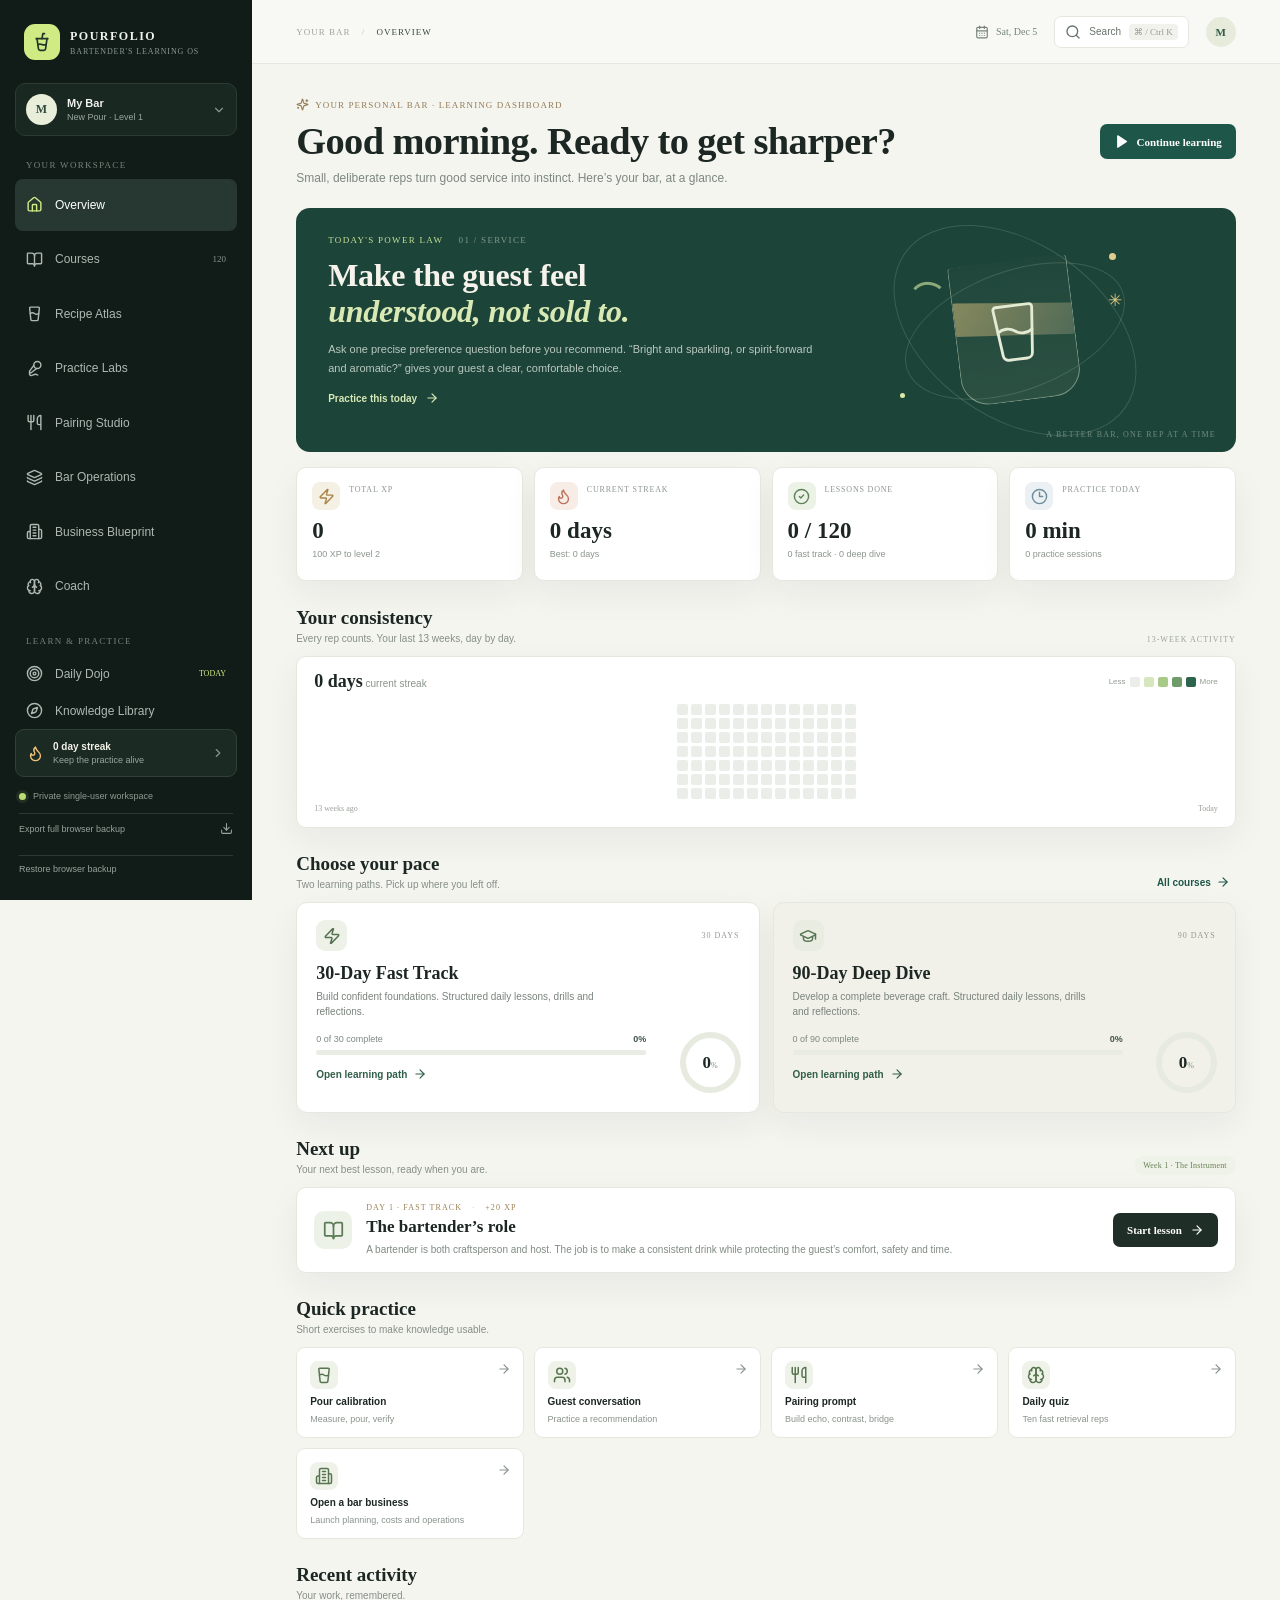
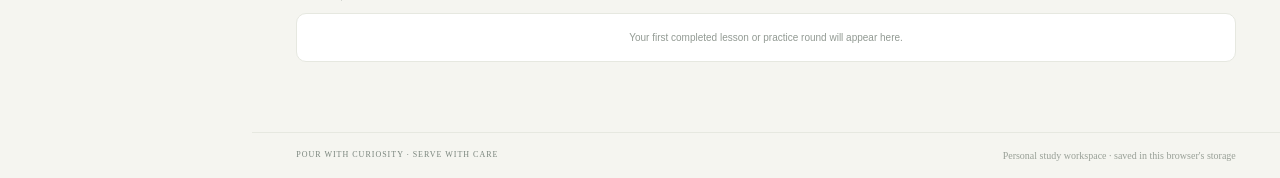
<file: index.html>
<!doctype html><html lang="en"><head><meta charset="UTF-8"/><meta name="viewport" content="width=device-width,initial-scale=1.0"/><meta name="theme-color" content="#111c19"/><meta name="referrer" content="no-referrer"/><title>Pourfolio — Bartender's Learning OS</title>  <script type="module" crossorigin src="./assets/index-C2YKmdRD.js"></script>
  <link rel="modulepreload" crossorigin href="./assets/framework-DBoTRrZA.js">
  <link rel="modulepreload" crossorigin href="./assets/icons-pkzbK6Oi.js">
  <link rel="stylesheet" crossorigin href="./assets/index-CnhVFTi4.css">
</head><body><div id="root"></div></body></html>
</file>
<file: assets/index-CnhVFTi4.css>
:root{--ink:#1c2723;--muted:#7c8780;--paper:#f5f5f0;--white:#fff;--line:#e6e8e0;--green:#1e5749;--green2:#2d715e;--deep:#111c19;--lime:#d0eb83;--amber:#bd9658;--coral:#c9775c;--blue:#7799aa;--shadow:0 12px 35px rgba(23,41,32,.06)}*{box-sizing:border-box}body{margin:0;background:var(--paper);color:var(--ink);font:14px DM Sans,sans-serif}button,input,textarea,select{font:inherit}button{cursor:pointer}.shell{min-height:100vh}.sidebar{position:fixed;z-index:20;inset:0 auto 0 0;width:252px;background:var(--deep);color:#f0f2ec;padding:22px 15px 18px;display:flex;flex-direction:column}.brand{display:flex;gap:10px;align-items:center;padding:2px 9px 23px}.brand-icon{height:36px;width:36px;border-radius:11px;background:var(--lime);color:#20362a;display:grid;place-items:center}.brand b{display:block;font:700 12px DM Sans;letter-spacing:1.5px}.brand small{display:block;font:8px DM Mono;letter-spacing:.9px;color:#899891;margin-top:3px}.mobile-close{display:none;margin-left:auto;background:none;color:#aaa;border:0}.profile-mini{display:flex;align-items:center;gap:10px;border:1px solid #2b3a33;background:#1a2822;border-radius:10px;padding:10px;margin-bottom:24px}.profile-avatar{width:31px;height:31px;border-radius:50%;display:grid;place-items:center;background:#e9eedb;color:#304a3e;font:600 12px DM Mono}.profile-mini>div:nth-child(2){flex:1}.profile-mini b,.profile-mini small{display:block}.profile-mini b{font-size:11px}.profile-mini small{color:#9aa59e;font-size:9px;margin-top:3px}.profile-mini>svg{color:#88968e}.nav-label{font:9px DM Mono;letter-spacing:1.3px;color:#74837a;padding:0 11px 9px}.nav-label-gap{margin-top:24px}.sidebar nav{display:grid;gap:3px}.nav-item{width:100%;display:flex;align-items:center;gap:12px;padding:10px 11px;border:0;border-radius:8px;background:transparent;color:#aeb8b1;text-align:left;font-size:12px}.nav-item:hover,.nav-item.active{background:#263831;color:#fff}.nav-item.active>svg{color:var(--lime)}.nav-item span:nth-child(2){flex:1}.nav-count,.nav-new{font:9px DM Mono;color:#87968d}.nav-new{color:var(--lime);font-size:8px}.sidebar-bottom{margin-top:auto}.streak-small{display:flex;align-items:center;gap:9px;padding:11px;background:#1b2a23;border:1px solid #314037;border-radius:9px;color:#f0c276}.streak-small span{flex:1}.streak-small b,.streak-small small{display:block}.streak-small b{font-size:10px;color:#f3f2e8}.streak-small small{font-size:9px;color:#9aa69d;margin-top:3px}.streak-small>svg:last-child{color:#87958d}.offline-note{font-size:9px;color:#8d9a91;display:flex;align-items:center;gap:7px;padding:14px 4px 0}.backup-link{display:flex;align-items:center;justify-content:space-between;text-decoration:none;color:#96a39a;font-size:9px;margin:12px 4px 0;padding:8px 0;border:0;border-top:1px solid #2b3932;background:none;width:calc(100% - 8px);text-align:left}.backup-link:hover{color:#d0eb83}.green-dot{width:7px;height:7px;border-radius:50%;background:#b9dd74;box-shadow:0 0 0 3px #b9dd741a}.main{margin-left:252px;min-height:100vh;display:flex;flex-direction:column}.topbar{height:64px;padding:0 4.3%;border-bottom:1px solid var(--line);display:flex;align-items:center;justify-content:space-between;background:#f8f8f4;position:sticky;top:0;z-index:8}.breadcrumbs{font:9px DM Mono;letter-spacing:1px;color:#a0a69d}.breadcrumbs span{padding:0 8px;color:#c2c6bc}.breadcrumbs b{color:#384941;font-weight:500}.topbar-right{display:flex;align-items:center;gap:17px}.today-label{font:10px DM Mono;color:#77847c;display:flex;gap:7px;align-items:center}.search-trigger{display:flex;gap:8px;align-items:center;background:#fff;border:1px solid var(--line);border-radius:7px;padding:7px 9px;color:#66736a;font-size:10px}.search-trigger kbd{background:#f1f2ec;border-radius:4px;padding:3px 5px;color:#999;font:9px DM Mono}.avatar-small{width:30px;height:30px;border-radius:50%;border:0;background:#e6ebdc;color:#315a47;font:600 11px DM Mono}.menu-toggle{display:none;background:none;border:0;color:#526159}.content{max-width:1450px;width:100%;margin:0 auto;padding:34px 4.3% 70px;flex:1}.footer{border-top:1px solid var(--line);padding:17px 4.3%;font:8px DM Mono;letter-spacing:1px;color:#79847c;display:flex;justify-content:space-between}.footer span:last-child{font:10px DM Sans;letter-spacing:0;color:#99a097}.api-warning{margin:16px auto 0;max-width:1400px;width:91%;padding:10px 13px;background:#fff4e8;border:1px solid #ead5b1;color:#795b33;border-radius:8px;display:flex;align-items:center;gap:8px;font-size:11px}.api-warning span{flex:1}.api-warning button{border:0;background:none;color:#76562c;text-decoration:underline}.loading-state{min-height:70vh;display:flex;align-items:center;justify-content:center;gap:12px;color:#78837b}.loader{width:20px;height:20px;border:2px solid #dce2d5;border-top-color:var(--green);border-radius:50%;animation:spin .8s linear infinite}@keyframes spin{to{transform:rotate(360deg)}}.welcome-row{display:flex;justify-content:space-between;align-items:center;margin-bottom:23px;gap:20px}.eyebrow{font:9px DM Mono;letter-spacing:1.1px;color:#9c8055;display:flex;align-items:center;gap:6px}.welcome-row .eyebrow{color:#947b55}.welcome-row h1,.page-intro h1{font:600 clamp(28px,3vw,39px)/1.13 "Playfair Display";letter-spacing:-.6px;margin:9px 0 8px}.welcome-row p,.page-intro p{color:#7d8780;font-size:12px;margin:0}.btn{display:inline-flex;align-items:center;justify-content:center;gap:8px;border:0;border-radius:7px;padding:10px 14px;font:600 11px DM Sans;transition:.16s}.btn:hover{transform:translateY(-1px);filter:brightness(1.03)}.btn.primary{background:var(--green);color:#fff}.btn.dark{background:#202e28;color:#fff}.btn.amber{background:#d1a761;color:#18251e}.btn.outline{background:#fff;border:1px solid var(--line);color:#42564a}.btn.complete{background:#eaf1df;color:#4b6946}.hero-panel{min-height:244px;border-radius:14px;background:#1d4439;color:#f5f3eb;display:flex;position:relative;overflow:hidden;padding:27px 32px;margin-bottom:15px}.hero-copy{position:relative;z-index:2;max-width:580px}.hero-label{font:9px DM Mono;letter-spacing:1.3px;color:#c7df95}.hero-label span{margin-left:12px;color:#80988a}.hero-copy h2{font:600 32px/1.12 Playfair Display;margin:13px 0 10px;letter-spacing:-.3px}.hero-copy h2 em{font-style:italic;color:#d8e9b4}.hero-copy p{max-width:505px;color:#bac8bf;font-size:11px;line-height:1.7;margin:0}.hero-link{margin-top:14px;border:0;background:transparent;color:#d7e9b5;padding:0;display:flex;align-items:center;gap:8px;font-size:10px;font-weight:600}.hero-art{position:absolute;right:7%;top:0;width:310px;height:245px;display:grid;place-items:center}.hero-glass{position:absolute;z-index:2;width:120px;height:140px;border:1px solid #c3d3bd8a;border-top:0;border-radius:4px 4px 28px 28px;display:grid;place-items:center;color:#d6e2c6;background:linear-gradient(180deg,#ffffff04,#d5e9b415);transform:rotate(-7deg)}.hero-glass:before{content:"";position:absolute;top:35px;left:0;right:0;height:45px;background:linear-gradient(130deg,#d1b97791,#e8d6a838);clip-path:polygon(0 0,100% 30%,100% 100%,0 75%)}.hero-glass svg{position:relative;z-index:2;color:#e3ebd5}.orbit{position:absolute;border:1px solid #aec4ad35;border-radius:50%;transform:rotate(-20deg)}.orbit1{width:230px;height:120px}.orbit2{width:270px;height:175px;transform:rotate(35deg)}.orb{position:absolute;border-radius:50%;background:#dfcc8e;filter:blur(.3px)}.orb1{width:7px;height:7px;top:45px;right:54px}.orb2{width:5px;height:5px;bottom:55px;left:40px;background:#d9ebaa}.art-spark{position:absolute;right:48px;top:82px;color:#e0c885;font-size:17px}.art-leaf{position:absolute;left:54px;top:54px;color:#8bab7b;font-size:52px;transform:rotate(43deg)}.hero-index{position:absolute;bottom:13px;right:20px;font:8px DM Mono;letter-spacing:1.2px;color:#6f8b7d}.stat-row{display:grid;grid-template-columns:repeat(4,1fr);gap:11px;margin-bottom:26px}.stat-card{background:#fff;border:1px solid var(--line);border-radius:10px;padding:14px 15px;position:relative;min-height:114px;box-shadow:var(--shadow)}.stat-icon{height:28px;width:28px;border-radius:8px;display:grid;place-items:center;margin-bottom:8px}.stat-icon.amber{background:#f5f0e4;color:#aa8346}.stat-icon.coral{background:#f8ece6;color:#bd735c}.stat-icon.green{background:#edf2e7;color:#5d835b}.stat-icon.blue{background:#eaf0f3;color:#6e8d9a}.stat-label{position:absolute;top:17px;left:52px;font:8px DM Mono;letter-spacing:.8px;color:#8d968f}.stat-card strong{display:block;font:600 23px Playfair Display;margin-top:1px}.stat-card small{display:block;font-size:9px;color:#8c958d;margin-top:5px}.section-heading{display:flex;align-items:end;justify-content:space-between;margin:25px 0 12px;gap:10px}.section-heading h2{font:600 19px Playfair Display;margin:0 0 4px}.section-heading p{font-size:10px;color:#858f87;margin:0}.subtle-label{font:8px DM Mono;letter-spacing:1px;color:#9ca39c}.text-action{display:inline-flex;align-items:center;gap:5px;background:none;border:0;color:var(--green);font-size:10px;font-weight:600}.heat-card{border:1px solid var(--line);background:#fff;border-radius:10px;padding:14px 17px;box-shadow:var(--shadow)}.heat-top{display:flex;justify-content:space-between;align-items:center}.heat-top>div:first-child strong{font:600 18px Playfair Display}.heat-top>div:first-child span{font-size:10px;color:#8a948c}.heat-legend{display:flex;gap:4px;align-items:center;color:#929a92;font-size:8px}.heat-cell{width:10px;height:10px;display:block;border-radius:2px;background:#ebeee8}.heat-1{background:#d7e7bd}.heat-2{background:#a8c987}.heat-3{background:#6e9c68}.heat-4{background:#2d644d}.heat-grid{margin:12px auto 5px;display:grid;grid-template-columns:repeat(13,1fr);grid-template-rows:repeat(7,11px);grid-auto-flow:column;gap:3px;width:max-content;max-width:100%}.heat-grid .heat-cell{width:11px;height:11px}.heat-months{display:flex;justify-content:space-between;font:8px DM Mono;color:#99a097}.track-grid{display:grid;grid-template-columns:1fr 1fr;gap:13px}.track-card{position:relative;min-height:211px;overflow:hidden;background:#fff;border:1px solid var(--line);border-radius:11px;padding:17px 19px;box-shadow:var(--shadow)}.track-card.deep{background:#f1f1e9}.track-top{display:flex;justify-content:space-between;align-items:center}.track-icon{width:31px;height:31px;display:grid;place-items:center;border-radius:9px;background:#edf1e8;color:#557351}.deep .track-icon{background:#e8ece1}.track-duration{font:8px DM Mono;letter-spacing:1px;color:#929a91}.track-card h3{font:600 18px Playfair Display;margin:12px 0 5px}.track-card p{font-size:10px;color:#79837c;margin:0;max-width:295px;line-height:1.5}.track-progress{margin-top:15px;max-width:78%}.track-progress-head{display:flex;justify-content:space-between;font-size:9px;color:#7d8880;margin-bottom:6px}.track-progress-head b{color:#425549}.progress-bar{height:5px;background:#e9ece4;border-radius:5px;overflow:hidden}.progress-bar i{height:100%;display:block;background:#668a60;border-radius:5px}.track-action{display:flex;gap:6px;align-items:center;margin-top:12px;background:none;border:0;padding:0;color:#315e48;font-size:10px;font-weight:600}.ring{position:absolute;right:18px;bottom:19px;height:61px;width:61px;border-radius:50%;background:conic-gradient(#648763 var(--pct),#e7eadf 0);display:grid;place-items:center}.ring:after{content:"";position:absolute;top:6px;right:6px;bottom:6px;left:6px;background:#fff;border-radius:50%}.deep .ring:after{background:#f1f1e9}.ring span{position:relative;z-index:1;font:600 17px Playfair Display}.ring small{font:8px DM Sans;color:#7d887e}.tag-soft{display:inline-block;border-radius:30px;background:#eff2e8;color:#668054;padding:5px 9px;font:8px DM Mono;letter-spacing:.2px}.next-card{display:flex;align-items:center;gap:14px;border:1px solid var(--line);background:#fff;border-radius:10px;padding:15px 17px;box-shadow:var(--shadow)}.next-icon{height:38px;width:38px;border-radius:10px;background:#edf2e8;color:#5c7b56;display:grid;place-items:center}.next-main{flex:1}.next-main .eyebrow{font-size:8px}.sep{padding:0 4px;color:#c5c5b8}.next-main h3{font:600 17px Playfair Display;margin:5px 0}.next-main p{font-size:10px;color:#808b83;margin:0;max-width:620px;line-height:1.5}.quick-grid{display:grid;grid-template-columns:repeat(4,1fr);gap:10px}.quick-card{position:relative;text-align:left;border:1px solid var(--line);background:#fff;border-radius:9px;padding:13px;display:flex;flex-direction:column;gap:7px;color:var(--ink)}.quick-card:hover{border-color:#b9c8b2;transform:translateY(-1px)}.quick-card>span{width:28px;height:28px;border-radius:8px;background:#eef2e8;color:#57754f;display:grid;place-items:center}.quick-card b{font-size:10px}.quick-card small{font-size:9px;color:#89938b}.quick-arrow{position:absolute;right:12px;top:14px;color:#89938b}.activity-list{border:1px solid var(--line);background:#fff;border-radius:10px;padding:2px 15px}.activity-item{display:flex;align-items:center;gap:10px;border-bottom:1px solid #f0f1ec;padding:11px 0}.activity-item:last-child{border-bottom:0}.activity-icon{height:26px;width:26px;border-radius:8px;background:#edf3e9;color:#5d835b;display:grid;place-items:center}.activity-icon.practice{background:#f7f1e6;color:#ae8a50}.activity-item div{flex:1}.activity-item b,.activity-item small{display:block}.activity-item b{font-size:10px}.activity-item small{font-size:9px;color:#8c958d;margin-top:3px}.activity-item>strong{font:10px DM Mono;color:#5a7e58}.empty-row{padding:16px;text-align:center;color:#929a93;font-size:10px}.page-intro{margin:5px 0 22px}.page-intro h1{margin:8px 0}.page-intro p{max-width:760px;line-height:1.6}.course-toggle{display:flex;gap:8px;margin-bottom:15px}.course-toggle button{display:flex;align-items:center;gap:7px;padding:10px 13px;border:1px solid var(--line);background:#fff;border-radius:8px;color:#536259;font-size:10px}.course-toggle button.selected{background:#1e5749;color:#fff;border-color:#1e5749}.course-toggle small{font:8px DM Mono;opacity:.7;margin-left:4px}.course-banner{border-radius:12px;padding:22px 26px;display:flex;align-items:center;justify-content:space-between;position:relative;overflow:hidden;background:#1d4439;color:#f7f5ed}.course-banner.deep{background:#262f2a}.course-banner .eyebrow{color:#d2e2b3}.course-banner h2{font:600 27px Playfair Display;margin:8px 0}.course-banner p{font-size:11px;color:#c3d0c6;max-width:600px;line-height:1.6}.course-meta{display:flex;gap:17px;flex-wrap:wrap;margin-top:14px;color:#d4dfd4;font-size:9px}.course-meta span{display:flex;align-items:center;gap:5px}.course-ring{height:88px;width:88px;border-radius:50%;background:conic-gradient(#d3e89c var(--percent),#ffffff29 0);display:grid;place-items:center;flex:none;margin-left:20px;position:relative}.course-ring:after{content:"";position:absolute;top:7px;right:7px;bottom:7px;left:7px;background:#1d4439;border-radius:50%}.deep .course-ring:after{background:#262f2a}.course-ring span{z-index:1;text-align:center;font:600 20px Playfair Display}.course-ring small{display:block;font:8px DM Sans;color:#bfcdc4}.unit-list{display:grid;gap:10px}.unit-card{background:#fff;border:1px solid var(--line);border-radius:10px;overflow:hidden}.unit-heading{display:flex;align-items:center;gap:11px;padding:13px 15px;background:#fafaf7;border-bottom:1px solid #eff0eb}.unit-number{width:29px;height:29px;background:#edf1e7;border-radius:8px;display:grid;place-items:center;color:#597552;font:10px DM Mono}.unit-heading div:nth-child(2){flex:1}.unit-heading h3{font:600 15px Playfair Display;margin:0 0 3px}.unit-heading small{font-size:9px;color:#89938b}.unit-heading>svg{color:#98a098}.lesson-list{padding:3px 12px}.lesson-row{width:100%;display:flex;align-items:center;gap:10px;padding:10px 5px;border:0;border-bottom:1px solid #f1f2ed;background:#fff;text-align:left;color:#45534b}.lesson-row:last-child{border-bottom:0}.lesson-row:hover{background:#fafbf7}.lesson-row.done b{color:#7c8a7c}.lesson-check{height:17px;width:17px;border:1px solid #cfd5ca;border-radius:50%;display:grid;place-items:center;color:#5c8156}.done .lesson-check{background:#e9f1e1;border-color:#c9dac0}.lesson-check span{width:5px;height:5px;border-radius:50%;background:#d3d8ce}.lesson-day{font:8px DM Mono;color:#9ba39b;width:40px}.lesson-row b{font-size:10px;font-weight:600;flex:1}.checkpoint-tag{font:7px DM Mono;letter-spacing:.4px;padding:4px 5px;background:#f7f0e3;color:#a07c43;border-radius:4px}.lesson-xp{font:8px DM Mono;color:#738b66}.lesson-row>svg{color:#a1aaa1}.back-link{border:0;background:none;color:#5d6e62;display:flex;align-items:center;gap:7px;font-size:10px;margin-bottom:16px;padding:0}.lesson-hero{display:flex;justify-content:space-between;align-items:center;background:#1d4439;color:#fff;border-radius:12px;padding:22px 24px;margin-bottom:15px}.lesson-hero .eyebrow{color:#cfdfad}.lesson-hero h1{font:600 28px Playfair Display;margin:8px 0}.lesson-hero p{font-size:10px;color:#bfcdc4;margin:0}.lesson-xp-badge{display:flex;align-items:center;gap:6px;padding:7px 10px;border-radius:20px;background:#ffffff16;color:#e0edbd;font:10px DM Mono}.lesson-columns{display:grid;grid-template-columns:minmax(0,1fr) 230px;gap:14px;align-items:start}.lesson-content{background:#fff;border:1px solid var(--line);border-radius:11px;padding:22px}.lesson-section{margin:0 0 21px}.section-kicker{font:8px DM Mono;letter-spacing:1px;color:#9a8056;display:flex;align-items:center;gap:6px;margin-bottom:10px}.lesson-section p{font-size:12px;line-height:1.8;color:#66736b;margin:8px 0}.lesson-lead{font:500 17px/1.55 Playfair Display!important;color:#32433a!important}.example-box,.drill-box{padding:14px 15px;border-radius:9px;background:#f5f5ee;margin-bottom:17px}.example-box p,.drill-box p{font-size:11px;color:#647269;line-height:1.7;margin:6px 0}.drill-box{background:#eff3e8;border:1px solid #e0e8d6}.drill-head{display:flex;justify-content:space-between;align-items:center}.drill-head span{display:flex;align-items:center;gap:6px;font:8px DM Mono;letter-spacing:.7px;color:#517147}.drill-head small{font:7px DM Mono;color:#929c8d}.drill-box .btn{margin-top:5px}.key-points{list-style:none;padding:0;margin:10px 0;display:grid;gap:8px}.key-points li{display:flex;align-items:center;gap:8px;font-size:11px;color:#536259}.key-points svg{color:#67885c}.reflection-box{border-top:1px solid var(--line);padding-top:16px}.reflection-box textarea,.coach-textarea{width:100%;border:1px solid var(--line);border-radius:8px;padding:11px;resize:vertical;font-size:11px;outline:0;min-height:86px}.reflection-box textarea:focus,.coach-textarea:focus{border-color:#8da982}.reflection-box .btn{margin-top:8px}.lesson-footer{border-top:1px solid var(--line);margin-top:18px;padding-top:15px;display:flex;align-items:center;justify-content:space-between}.lesson-aside{display:grid;gap:10px}.aside-card{background:#fff;border:1px solid var(--line);border-radius:9px;padding:14px}.aside-card h3{font:600 15px Playfair Display;margin:9px 0 8px}.aside-card small{font-size:9px;color:#8a948c}.mini-progress{height:5px;border-radius:5px;background:#edf0e9;margin:11px 0 6px}.mini-progress i{height:100%;display:block;background:#68875d;border-radius:4px}.mentor-card .mentor-avatar{display:grid;place-items:center;height:32px;width:32px;border-radius:10px;background:#1e5749;color:#fff;font:600 14px Playfair Display;margin-bottom:10px}.mentor-card p{font:italic 13px/1.5 Playfair Display;color:#68766c}.atlas-shell{border:1px solid var(--line);background:#fff;border-radius:11px;overflow:hidden;box-shadow:var(--shadow)}.atlas-toolbar{height:53px;display:flex;align-items:center;justify-content:space-between;padding:0 14px;background:#fff;border-bottom:1px solid var(--line)}.atlas-toolbar>div{display:flex;align-items:center;gap:8px}.atlas-toolbar b{font-size:10px}.atlas-toolbar small{font:8px DM Mono;color:#929b93;margin-left:5px}.atlas-dot{width:8px;height:8px;border-radius:50%;background:#7f9c69}.atlas-frame{width:100%;height:calc(100vh - 245px);min-height:650px;border:0;background:#f6f6f1}.atlas-frame.tall{height:78vh;min-height:760px}.knowledge-highlights{display:grid;grid-template-columns:repeat(4,1fr);gap:10px;margin:15px 0}.knowledge-highlights article{border:1px solid var(--line);background:#fff;border-radius:9px;padding:14px;display:grid;gap:7px;color:#59775a}.knowledge-highlights b{font-size:10px;color:#314139}.knowledge-highlights span{font-size:9px;line-height:1.5;color:#7e8981}.lab-tabs{display:flex;gap:5px;border-bottom:1px solid var(--line);margin-bottom:15px;overflow:auto}.lab-tabs button{white-space:nowrap;border:0;border-bottom:2px solid transparent;padding:10px 13px;background:none;color:#87928a;font-size:10px}.lab-tabs button.active{border-color:#2d6853;color:#315d48;font-weight:600}.lab-grid{display:grid;grid-template-columns:minmax(0,1fr) 255px;gap:13px;align-items:start}.lab-main{background:#fff;border:1px solid var(--line);border-radius:11px;padding:21px}.lab-main h2{font:600 23px Playfair Display;margin:7px 0}.lab-main>p{font-size:11px;color:#7a857d;line-height:1.6;max-width:650px}.pour-console{display:grid;grid-template-columns:1fr 1fr auto;align-items:end;gap:10px;margin:19px 0}.pour-console label,.pair-select label{font-size:9px;color:#77847a;display:grid;gap:6px}.pour-console input,.pour-console select,.pair-select select,.field input{border:1px solid var(--line);border-radius:7px;background:#fff;padding:10px;color:#324239;font-size:11px;outline:0}.feedback-card{padding:12px;border-radius:8px;margin:12px 0}.feedback-card.good{background:#edf5e8;border:1px solid #d4e5c9;color:#426a45}.feedback-card.needs-work{background:#f8f2e9;border:1px solid #eadcc1;color:#826435}.feedback-card p{font-size:10px;line-height:1.55}.feedback-card small{font-size:8px}.lab-aside{display:grid;gap:10px}.simple-list{padding-left:17px;color:#67746a;font-size:10px;line-height:1.9}.simple-list li{padding-left:3px}.numbered{counter-reset:item;list-style:none;padding-left:0}.numbered li{counter-increment:item;display:flex;gap:8px}.numbered li:before{content:counter(item);width:16px;height:16px;background:#eef2e8;border-radius:50%;text-align:center;color:#56714f;font:9px DM Mono}.form-grid{display:grid;grid-template-columns:repeat(2,1fr);gap:9px;margin:18px 0}.field{display:grid;gap:6px;font-size:9px;color:#76827a}.field input{width:100%}.cost-results{display:grid;grid-template-columns:repeat(3,1fr);gap:8px;margin:15px 0}.cost-results>div{padding:12px;border-radius:8px;background:#f3f4ee}.cost-results small,.cost-results b{display:block}.cost-results small{font:7px DM Mono;letter-spacing:.4px;color:#89938a}.cost-results b{font:600 20px Playfair Display;margin-top:6px}.helper-note{font-size:9px!important;color:#969f97!important;line-height:1.55!important}.range-line{margin:17px 0}.range-line label{display:flex;justify-content:space-between;font-size:10px;color:#66746b}.range-line b{color:#365944}.range-line input{width:100%;accent-color:#5b8659}.spec-preview{display:flex;gap:6px;flex-wrap:wrap;margin:16px 0}.spec-preview span{padding:7px 9px;border-radius:20px;background:#eff2e9;color:#4e674d;font:9px DM Mono}.spec-preview small{flex-basis:100%;color:#8a948a;font-size:9px}.scenario-box{padding:13px;background:#f3f4ed;border-radius:9px;margin:15px 0}.scenario-box p{font:500 15px/1.5 Playfair Display;color:#394b40}.coach-textarea{margin:2px 0 9px}.action-row{display:flex;gap:8px;flex-wrap:wrap}.score-grid{display:grid;grid-template-columns:repeat(4,1fr);gap:8px;margin:16px 0}.score-card{background:#f4f5ef;border-radius:8px;padding:10px}.score-card b{font:600 21px Playfair Display;display:block}.score-card small{font:8px DM Mono;text-transform:uppercase;color:#89958c}.score-card i{display:block;margin-top:8px;height:4px;background:#e2e7dc;border-radius:5px}.score-card em{display:block;height:100%;background:#739261;border-radius:5px}.page-intro+.pair-builder{margin-top:17px}.pair-builder{background:#fff;border:1px solid var(--line);border-radius:11px;padding:21px;box-shadow:var(--shadow)}.pair-select{display:grid;grid-template-columns:1fr 30px 1fr;align-items:end;gap:14px;margin-bottom:17px}.pair-select select{width:100%;margin-top:3px}.pair-plus{text-align:center;color:#a2aaa2;font:20px Playfair Display}.pair-reveal{margin-top:17px;border-top:1px solid var(--line);padding-top:18px}.pair-reveal h2{font:600 23px Playfair Display;margin:8px 0}.pair-reveal p{font-size:11px;color:#6c7971;line-height:1.65}.pair-principles{display:grid;grid-template-columns:1fr 1fr;gap:10px;margin:14px 0}.pair-principles div{background:#f4f5ef;padding:12px;border-radius:8px}.pair-principles b,.pair-principles span{display:block}.pair-principles b{font:8px DM Mono;color:#738456;margin-bottom:5px}.pair-principles span{font-size:10px;color:#69766e;line-height:1.5}.pairing-principles{display:grid;grid-template-columns:repeat(3,1fr);gap:10px;margin-top:13px}.pairing-principles article,.region-grid article{background:#fff;border:1px solid var(--line);border-radius:9px;padding:14px}.pairing-principles h3{font:500 14px Playfair Display;margin:8px 0}.pairing-principles small{font-size:9px;color:#8a948d}.regional-pairings h2{font:600 19px Playfair Display;margin:22px 0 11px}.region-grid{display:grid;grid-template-columns:repeat(3,1fr);gap:9px}.region-grid article{display:grid;gap:6px}.region-grid article span{font:8px DM Mono;letter-spacing:.7px;color:#977a4c}.region-grid article b{font:500 12px Playfair Display}.region-grid article small{font-size:9px;line-height:1.5;color:#828d84}.ops-grid{display:grid;grid-template-columns:1fr 1fr;gap:12px}.ops-card{background:#fff;border:1px solid var(--line);border-radius:10px;padding:17px}.ops-card-head{display:flex;align-items:center;gap:10px;margin-bottom:16px}.ops-icon{width:32px;height:32px;border-radius:9px;background:#eef2e8;color:#5e7d57;display:grid;place-items:center}.ops-card-head h3{font:600 15px Playfair Display;margin:0 0 4px}.ops-card-head small{font-size:9px;color:#929b93}.field-pair{display:grid;grid-template-columns:1fr 1fr;gap:8px}.ops-result{margin-top:13px;background:#f2f4ec;border-radius:8px;padding:12px}.ops-result small,.ops-result b{display:block}.ops-result small{font:8px DM Mono;color:#879185}.ops-result b{font:600 22px Playfair Display;margin-top:4px}.ops-checklist{list-style:none;padding:0;margin:0 0 13px;display:grid;gap:9px}.ops-checklist li{display:flex;align-items:center;gap:8px;color:#68766c;font-size:10px}.ops-checklist svg{color:#66845e}.term-grid{display:grid;grid-template-columns:repeat(4,1fr);gap:8px}.term-grid article{background:#fff;border:1px solid var(--line);border-radius:8px;padding:11px}.term-grid b,.term-grid span{display:block}.term-grid b{font:600 12px Playfair Display;margin-bottom:5px}.term-grid span{font-size:9px;line-height:1.5;color:#7f8981}.coach-layout{display:grid;grid-template-columns:minmax(0,1fr) 250px;gap:12px;align-items:start}.coach-card{background:#fff;border:1px solid var(--line);border-radius:10px;overflow:hidden}.coach-top{display:flex;align-items:center;gap:9px;padding:12px 15px;border-bottom:1px solid var(--line)}.coach-avatar{height:32px;width:32px;border-radius:10px;display:grid;place-items:center;background:#1e5749;color:#d5e8b0}.coach-top>div{flex:1}.coach-top b,.coach-top small{display:block}.coach-top b{font-size:10px}.coach-top small{font-size:8px;color:#8b958d;margin-top:3px}.coach-top small i{display:inline-block;width:6px;height:6px;border-radius:50%;background:#77a66b;margin-right:4px}.icon-button{border:0;background:none;color:#8d978f}.chat-messages{height:390px;overflow:auto;padding:17px;display:flex;flex-direction:column;gap:12px}.chat-message{max-width:82%;padding:11px 12px;border-radius:9px;background:#f0f2eb}.chat-message.you{align-self:flex-end;background:#1e5749;color:#fff}.chat-message>span{font:7px DM Mono;letter-spacing:1px;opacity:.7}.chat-message p{font-size:10px;line-height:1.65;margin:5px 0 0}.coach-form{display:flex;gap:7px;padding:10px;border-top:1px solid var(--line)}.coach-form input{flex:1;border:1px solid var(--line);border-radius:7px;padding:10px;font-size:10px;outline:0}.coach-form button{width:38px;padding:0}.coach-prompts{background:#fff;border:1px solid var(--line);border-radius:10px;padding:14px}.coach-prompts>button{display:flex;align-items:center;justify-content:space-between;gap:10px;width:100%;text-align:left;border:0;border-bottom:1px solid #eff0eb;background:#fff;padding:11px 0;color:#627168;font-size:9px;line-height:1.5}.coach-prompts>button svg{flex:none;color:#879489}.ethical-note{display:flex;gap:8px;background:#f6f3e9;color:#84704b;padding:10px;border-radius:7px;font-size:8px;line-height:1.5;margin-top:13px}.dojo-card{max-width:720px;margin:0 auto;background:#fff;border:1px solid var(--line);border-radius:12px;padding:24px;box-shadow:var(--shadow)}.dojo-mark{height:48px;width:48px;border-radius:13px;background:#eff2e7;color:#64815b;display:grid;place-items:center;margin-bottom:16px}.dojo-mark.done{background:#f4efdf;color:#b08b4f}.dojo-card h2{font:600 24px Playfair Display;margin:10px 0}.dojo-card>p{font-size:11px;color:#7b867e}.dojo-card>.btn{margin:8px 7px 0 0}.dojo-progress{display:flex;align-items:center;gap:10px;margin-bottom:23px;font:8px DM Mono;color:#8a958c}.dojo-progress>div{flex:1;background:#edf0e8;height:5px;border-radius:5px}.dojo-progress i{display:block;height:100%;background:#668963;border-radius:5px}.dojo-progress b{font-weight:400}.answer-list{display:grid;gap:8px;margin:18px 0}.answer-option{display:flex;justify-content:space-between;align-items:center;text-align:left;width:100%;padding:12px;border:1px solid var(--line);background:#fff;border-radius:8px;font-size:10px;color:#526159}.answer-option:hover{border-color:#adc1a3}.answer-option.correct{background:#eef5e9;border-color:#bdd4b1;color:#4a744a}.answer-option.incorrect{background:#fbefeb;border-color:#e4c7bc;color:#9b5c49}.answer-explanation{background:#f2f4ec;border-radius:8px;padding:12px}.answer-explanation b{font-size:10px}.answer-explanation p{font-size:10px;color:#718077;line-height:1.6}.knowledge-highlights{margin-top:5px}.knowledge-atlas{margin-top:14px}.toast{position:fixed;z-index:40;bottom:22px;right:22px;background:#17251f;color:#fff;border-radius:8px;padding:11px 14px;display:flex;align-items:center;gap:8px;font-size:10px;box-shadow:0 8px 25px #0002;animation:toastin .2s ease-out}.toast svg{color:#cde795}@keyframes toastin{0%{transform:translateY(8px);opacity:0}to{transform:translateY(0);opacity:1}}@media(max-width:1100px){.stat-row,.quick-grid,.knowledge-highlights{grid-template-columns:repeat(2,1fr)}.term-grid{grid-template-columns:repeat(3,1fr)}.hero-art{right:0;opacity:.7}}@media(max-width:760px){.sidebar{transform:translate(-103%);transition:.22s;box-shadow:8px 0 30px #0002}.sidebar.open{transform:none}.mobile-close{display:block}.main{margin-left:0}.menu-toggle{display:block}.topbar{height:57px;padding:0 15px}.topbar-right{gap:9px}.today-label,.search-trigger span,.search-trigger kbd{display:none}.search-trigger{padding:8px}.content{padding:22px 15px 48px}.footer{padding:14px 15px;display:grid;gap:6px}.welcome-row{align-items:flex-start;flex-direction:column}.welcome-row h1{font-size:30px}.hero-panel{padding:23px 20px;min-height:250px}.hero-art{right:-60px;opacity:.3}.hero-copy h2{font-size:29px}.hero-copy{max-width:100%}.stat-row{gap:8px}.stat-card{padding:11px;min-height:106px}.stat-card strong{font-size:20px}.stat-label{font-size:7px;left:46px}.track-grid{grid-template-columns:1fr}.track-card{min-height:200px}.next-card{align-items:flex-start;flex-wrap:wrap}.next-main{min-width:calc(100% - 55px)}.next-card>.btn{margin-left:52px}.heat-grid{grid-template-columns:repeat(13,1fr);gap:2px}.heat-grid .heat-cell{height:9px;width:9px}.course-banner{padding:18px}.course-banner h2{font-size:23px}.course-ring{height:68px;width:68px}.course-meta{gap:9px}.course-toggle{overflow-x:auto}.course-toggle button{white-space:nowrap}.lesson-columns{grid-template-columns:1fr}.lesson-aside{grid-template-columns:repeat(2,1fr)}.lesson-content{padding:16px}.lesson-hero{padding:18px;align-items:flex-start}.lesson-hero h1{font-size:23px}.lesson-xp-badge{font-size:8px;padding:6px}.lab-grid,.ops-grid,.coach-layout{grid-template-columns:1fr}.lab-aside,.pour-console{grid-template-columns:1fr 1fr}.pour-console .btn{grid-column:1/-1}.term-grid{grid-template-columns:repeat(2,1fr)}.pair-select{grid-template-columns:1fr}.pair-plus{display:none}.pairing-principles,.region-grid{grid-template-columns:1fr 1fr}.pair-principles{grid-template-columns:1fr}.footer span:last-child{font-size:9px}.atlas-frame{min-height:650px}.atlas-frame.tall{height:75vh;min-height:600px}}@media(max-width:430px){.stat-row{grid-template-columns:1fr 1fr}.stat-card strong{font-size:18px}.stat-card small{font-size:8px}.stat-label{letter-spacing:.3px}.quick-grid,.knowledge-highlights{grid-template-columns:1fr 1fr}.lesson-aside,.lab-aside{grid-template-columns:1fr}.term-grid{grid-template-columns:1fr 1fr}.course-ring{height:56px;width:56px}.course-ring span{font-size:15px}.course-ring small{font-size:7px}.course-banner{align-items:flex-start}.ring{height:51px;width:51px}.ring span{font-size:15px}.track-progress{max-width:75%}.score-grid{grid-template-columns:repeat(2,1fr)}}.inventory-panel{background:#fff;border:1px solid var(--line);border-radius:10px;overflow:hidden;box-shadow:var(--shadow)}.inventory-form{display:grid;grid-template-columns:1.3fr .8fr repeat(5,.65fr) 1fr auto;gap:6px;padding:12px;border-bottom:1px solid var(--line);align-items:center}.inventory-form input,.inventory-form select{min-width:0;width:100%;border:1px solid var(--line);border-radius:6px;padding:9px 7px;font-size:9px;color:#59665e;outline:0}.inventory-form input:focus,.inventory-form select:focus{border-color:#a2b49a}.inventory-form .btn{white-space:nowrap;padding:9px}.table-scroll{overflow-x:auto}.inventory-table{width:100%;border-collapse:collapse;min-width:850px}.inventory-table th{font:7px DM Mono;letter-spacing:.6px;text-align:left;color:#879188;background:#f8f9f5;padding:10px 8px}.inventory-table td{border-top:1px solid #f0f1eb;padding:9px 8px;font-size:9px;color:#647168}.inventory-table td:first-child b,.inventory-table td:first-child small{display:block}.inventory-table td:first-child b{font-size:10px;color:#3c4d43}.inventory-table td:first-child small{font-size:8px;color:#969e96;margin-top:3px}.reorder-flag{background:#fbefe8;color:#a86349;border-radius:4px;padding:4px 5px;font:7px DM Mono}.delete-row{width:22px;height:22px;border:0;background:#f2f3ed;border-radius:5px;color:#8d968d}.inventory-empty{text-align:center!important;padding:23px!important;color:#929b93!important}.inventory-foot{padding:10px 12px;background:#fafbf7;color:#8b958c;font-size:8px}.inv-error{padding:8px 12px;color:#a65f4a;font-size:10px}@media(max-width:1000px){.inventory-form{grid-template-columns:repeat(4,1fr)}.inventory-form .btn{grid-column:auto}}@media(max-width:600px){.inventory-form{grid-template-columns:1fr 1fr}.inventory-form input:first-child,.inventory-form .btn{grid-column:1/-1}}.juice-study{margin-top:34px;padding:24px;border:1px solid var(--line,#e4e9e2);border-radius:18px;background:#ffffff8c}.juice-study .section-heading{margin:0 0 17px}.juice-study .section-heading h2{margin:6px 0}.juice-filter{display:flex;align-items:end;gap:12px;flex-wrap:wrap;margin:14px 0 18px}.juice-filter label{display:grid;gap:6px;color:var(--muted,#737d75);font-size:11px;font-weight:700}.juice-filter select{min-width:170px;padding:10px 12px;border:1px solid var(--line,#dfe5de);border-radius:10px;background:#fff;color:var(--ink,#19251e);font:inherit}.juice-grid{display:grid;grid-template-columns:repeat(3,minmax(0,1fr));gap:12px}.juice-card{padding:17px;border:1px solid var(--line,#e4e9e2);border-radius:14px;background:#fff;min-width:0}.juice-card h3{margin:12px 0 10px;font-size:16px}.juice-card p{font-size:12px;line-height:1.6;color:var(--muted,#606d63);margin:10px 0}.juice-card p b{color:var(--ink,#1c2b21);font-size:11px}.juice-card .juice-watch{padding-top:9px;border-top:1px solid var(--line,#edf0eb)}.juice-card-top{display:flex;align-items:center;gap:6px;flex-wrap:wrap}.juice-card-top .tag-soft{font-size:8px}.juice-arrow{color:#879286;font-size:12px}.juice-card .text-action{font-size:11px}.juice-study .callout{margin-top:17px}@media(max-width:900px){.juice-grid{grid-template-columns:repeat(2,minmax(0,1fr))}}@media(max-width:600px){.juice-study{padding:15px}.juice-grid{grid-template-columns:1fr}.juice-filter label,.juice-filter select{width:100%}}.ops-fieldnotes{margin-top:32px}.ops-fieldnotes .section-heading{margin-bottom:18px}.ops-guide-grid{display:grid;grid-template-columns:repeat(2,minmax(0,1fr));gap:14px;margin:14px 0}.ops-guide-card{padding:20px;border:1px solid var(--line,#e4e9e2);border-radius:16px;background:#fff}.ops-guide-card h3{margin:10px 0 12px;font-size:18px}.ops-guide-card ol,.ops-guide-card ul{padding-left:20px;margin:0;color:var(--muted,#647067);font-size:12px;line-height:1.7}.ops-guide-card li{padding:3px 0}.ops-guide-card p{font-size:12px;line-height:1.65;color:var(--muted,#647067)}.ops-guide-card p b,.ops-guide-card li b{color:var(--ink,#1b281f)}.cadence-list{display:grid;gap:10px}.cadence-list div{display:grid;grid-template-columns:115px 1fr;gap:10px;padding:10px 0;border-bottom:1px solid var(--line,#edf0eb);font-size:11px;line-height:1.6}.cadence-list b{color:var(--ink,#1b281f)}.cadence-list span{color:var(--muted,#647067)}.formula-list{display:grid;grid-template-columns:1fr 1fr;gap:8px}.formula-list p{margin:0;padding:10px;border-radius:10px;background:#f7f8f5;font-size:10px;line-height:1.45}.formula-list p b{display:block;color:var(--ink,#1b281f);font-size:10px;margin-bottom:5px}.formula-list code{font-family:ui-monospace,SFMono-Regular,monospace;color:#657267;white-space:normal;overflow-wrap:anywhere}.ops-guide-card>small{display:block;margin-top:12px;color:#758075;font-size:10px;line-height:1.55}@media(max-width:760px){.ops-guide-grid,.formula-list{grid-template-columns:1fr}.cadence-list div{grid-template-columns:1fr;gap:4px}}.reference-shelf{margin-top:28px}.reference-grid{display:grid;grid-template-columns:repeat(2,minmax(0,1fr));gap:12px}.reference-grid article{padding:18px;border:1px solid var(--line,#e4e9e2);border-radius:14px;background:#fff}.reference-grid h3{margin:10px 0 5px}.reference-grid b{font-size:11px;color:#59675d}.reference-grid p,.reference-note{font-size:12px;line-height:1.6;color:#67736a}.reference-note{font-size:10px}@media(max-width:650px){.reference-grid{grid-template-columns:1fr}}.glossary-library{margin-top:28px;padding:22px;border:1px solid var(--line,#e4e9e2);border-radius:17px;background:#fff}.glossary-library .section-heading{margin-bottom:14px}.glossary-search{display:flex;align-items:center;gap:9px;padding:11px 13px;border:1px solid var(--line,#e2e7e0);border-radius:10px;color:#738075}.glossary-search input{flex:1;border:0;outline:0;background:transparent;color:var(--ink,#1b281f);font:inherit;font-size:13px}.glossary-results{display:grid;grid-template-columns:repeat(3,minmax(0,1fr));gap:9px;margin-top:14px;max-height:600px;overflow:auto;padding-right:4px}.glossary-results article{padding:12px;border:1px solid #edf0eb;border-radius:10px}.glossary-results article b{display:block;margin:7px 0 4px;font-size:12px}.glossary-results article p{margin:0;color:#67736a;font-size:10px;line-height:1.55}.glossary-results .tag-soft{font-size:8px}@media(max-width:800px){.glossary-results{grid-template-columns:repeat(2,minmax(0,1fr))}}@media(max-width:550px){.glossary-library{padding:14px}.glossary-results{grid-template-columns:1fr}}.business-hero h1{max-width:760px}.business-disclaimer{display:flex;align-items:flex-start;gap:10px;max-width:950px;margin-top:20px;padding:13px 15px;border:1px solid #dfebdf;border-radius:12px;background:#f7faf5;color:#586a5c;font-size:11px;line-height:1.6}.business-disclaimer svg,.business-footer-note svg{flex:none;color:#6d8a64}.business-section-tabs{display:flex;gap:7px;flex-wrap:wrap;margin:20px 0 25px}.business-section-tabs button{padding:9px 13px;border:1px solid var(--line,#dfe5de);border-radius:999px;background:#fff;color:#556258;font:inherit;font-size:11px;cursor:pointer}.business-section-tabs button.active{border-color:#314f3b;background:#263f30;color:#fff}.business-section-intro{max-width:880px;margin:18px 0}.business-section-intro h2{font-size:26px;margin:7px 0}.business-section-intro p{color:#66736a;line-height:1.65}.business-topic-grid{display:grid;grid-template-columns:repeat(2,minmax(0,1fr));gap:14px;margin:18px 0}.business-topic{padding:19px;border:1px solid var(--line,#e3e8e1);border-radius:15px;background:#fff}.business-topic-header{display:flex;align-items:center;gap:11px}.business-topic-index{display:grid;place-items:center;width:33px;height:33px;flex:none;border-radius:10px;background:#edf3e9;color:#45613f;font-weight:800;font-size:11px}.business-topic h3{margin:0;font-size:16px}.business-topic>p{color:#67736a;font-size:12px;line-height:1.7}.business-topic h4{font-size:11px;text-transform:uppercase;letter-spacing:.08em;margin:15px 0 7px}.business-topic ol{padding-left:20px;margin:0;color:#59675e;font-size:11px;line-height:1.7}.business-topic li{padding:3px 0}.business-watch{display:grid;gap:4px;margin-top:13px;padding:11px;border-left:3px solid #c79750;background:#fff9ef;color:#6f5b3c;font-size:10px;line-height:1.5}.business-watch b{text-transform:uppercase;font-size:9px;letter-spacing:.06em}.business-calculators{display:grid;grid-template-columns:repeat(2,minmax(0,1fr));gap:14px;margin:18px 0}.business-calc{padding:19px;border:1px solid var(--line,#e3e8e1);border-radius:15px;background:#fff}.business-calc h3{margin:10px 0 5px}.business-calc>p,.business-calc>small{color:#68756b;font-size:11px;line-height:1.6}.business-fields{display:grid;grid-template-columns:repeat(2,minmax(0,1fr));gap:9px;margin:14px 0}.business-input{display:grid;gap:5px;color:#59675e;font-size:10px}.business-input>div{display:flex;align-items:center;gap:6px;padding:8px 9px;border:1px solid var(--line,#e1e6df);border-radius:9px;background:#fcfdfb}.business-input input{width:100%;min-width:0;border:0;outline:0;background:transparent;color:#1d2a21;font:inherit;font-size:12px}.business-input small{white-space:nowrap;color:#849087;font-size:9px}.business-output{display:grid;grid-template-columns:1fr auto;gap:8px 12px;padding:12px;border-radius:10px;background:#f4f7f1;font-size:10px;color:#627064}.business-output b{color:#24372a;text-align:right;font-size:12px}.business-output .business-danger{color:#a43831}.business-calc>small{display:block;margin-top:10px}.opening-checklist{margin:20px 0;padding:18px;border:1px solid var(--line,#e3e8e1);border-radius:15px;background:#fff}.opening-check-grid{display:grid;grid-template-columns:repeat(2,minmax(0,1fr));gap:8px}.opening-check-grid label{display:flex;align-items:flex-start;gap:9px;padding:11px;border:1px solid #edf0ea;border-radius:10px;color:#556258;font-size:11px;line-height:1.5;cursor:pointer}.opening-check-grid label.checked{background:#f5f8f3;color:#68756a}.opening-check-grid input{margin-top:2px;accent-color:#466b45}.business-formula-card{padding:19px;border:1px solid var(--line,#e3e8e1);border-radius:15px;background:#fff}.business-formula-card h3{margin:0 0 13px}.business-kpi-grid{display:grid;grid-template-columns:repeat(3,minmax(0,1fr));gap:9px}.business-kpi-grid article{display:grid;gap:5px;padding:12px;border-radius:10px;background:#f7f8f5}.business-kpi-grid b{font-size:11px}.business-kpi-grid span{font-size:10px;line-height:1.5;color:#67736a}.business-footer-note{display:flex;align-items:flex-start;gap:9px;margin:18px 0;padding:13px;border:1px solid #e5e9e3;border-radius:12px;background:#f8faf7;color:#68746b;font-size:10px;line-height:1.6}@media(max-width:900px){.business-topic-grid,.business-calculators{grid-template-columns:1fr}.business-kpi-grid{grid-template-columns:repeat(2,minmax(0,1fr))}}@media(max-width:600px){.business-fields,.opening-check-grid,.business-kpi-grid{grid-template-columns:1fr}.business-section-tabs{gap:5px}.business-section-tabs button{font-size:10px;padding:8px 10px}}.sidebar nav{flex:1;overflow-y:auto;min-height:0;overscroll-behavior:contain}.business-example{margin:14px 0;background:#fbfcf8}.business-example p{max-width:1000px;color:#5e6c61;font-size:12px;line-height:1.7}.search-trigger span,.search-trigger kbd{display:inline}.search-trigger{padding:7px 10px}.search-overlay{position:fixed;z-index:100;top:0;right:0;bottom:0;left:0;background:#0d18149e;-webkit-backdrop-filter:blur(5px);backdrop-filter:blur(5px);display:flex;justify-content:center;align-items:flex-start;padding:10vh 20px 24px}.search-dialog{width:min(680px,100%);max-height:80vh;background:#fbfcf8;border:1px solid rgba(255,255,255,.6);border-radius:16px;box-shadow:0 28px 90px #0000004d;display:flex;flex-direction:column;overflow:hidden}.search-dialog-head{display:flex;justify-content:space-between;align-items:flex-start;padding:24px 25px 15px}.search-dialog-head .eyebrow{color:var(--green);font:10px DM Mono,monospace;letter-spacing:1.1px}.search-dialog-head h2{font-size:24px;line-height:1.2;margin:6px 0 0;letter-spacing:-.5px}.search-close{border:1px solid var(--line);border-radius:8px;background:#fff;color:#64716a;width:34px;height:34px;display:grid;place-items:center}.search-dialog-form{margin:0 24px;display:flex;align-items:center;gap:11px;padding:0 13px;height:52px;background:#fff;border:1px solid #cdd8cb;border-radius:9px;color:var(--green);box-shadow:0 0 0 3px #1e57490f}.search-dialog-form input{min-width:0;flex:1;border:0;outline:0;background:transparent;font-size:14px;color:var(--ink)}.search-dialog-form kbd,.search-dialog-foot kbd{background:#f1f2ec;border:1px solid #e4e7dd;border-radius:4px;padding:3px 6px;color:#748078;font:10px DM Mono,monospace}.search-dialog-caption{padding:12px 25px 8px;color:#7a867e;font-size:11px}.search-results{overflow-y:auto;padding:0 12px 12px}.search-result{display:flex;width:100%;align-items:center;gap:12px;padding:12px;border:0;border-radius:9px;background:transparent;text-align:left;color:var(--ink)}.search-result:hover,.search-result:focus-visible{background:#eef3e9;outline:0}.search-result-icon{width:34px;height:34px;display:grid;place-items:center;flex:none;border-radius:9px;background:#e9f0e8;color:var(--green)}.search-result-copy{display:flex;flex-direction:column;gap:3px;min-width:0;flex:1}.search-result-copy b{font-size:13px;line-height:1.35}.search-result-copy small{font:9px DM Mono,monospace;color:var(--green2)}.search-result-copy>span{font-size:11px;line-height:1.45;color:#728078;display:-webkit-box;-webkit-line-clamp:2;-webkit-box-orient:vertical;overflow:hidden}.search-result-arrow{color:#a0aaa2;flex:none}.search-empty{display:flex;align-items:center;flex-direction:column;gap:8px;padding:30px 20px;color:#77847b;text-align:center;font-size:12px}.search-empty b{color:var(--ink);font-size:14px}.search-empty .text-action{border:0;background:transparent;color:var(--green);display:flex;align-items:center;gap:6px;padding:8px}.search-dialog-foot{display:flex;justify-content:space-between;gap:10px;padding:11px 24px;border-top:1px solid var(--line);color:#87928b;font:9px DM Mono,monospace;background:#f7f8f3}@media(max-width:600px){.search-overlay{padding:4vh 10px 12px}.search-dialog{max-height:90vh;border-radius:12px}.search-dialog-head{padding:18px 17px 12px}.search-dialog-form{margin:0 16px}.search-dialog-caption{padding-left:17px;padding-right:17px}.search-results{padding-left:7px;padding-right:7px}.search-dialog-foot{padding:10px 14px;font-size:8px}.search-trigger span,.search-trigger kbd{display:none}}.dojo-category{display:inline-flex;margin:0 0 4px;padding:5px 8px;letter-spacing:.3px}.dojo-domain-results{display:grid;grid-template-columns:repeat(5,minmax(0,1fr));gap:8px;margin:16px 0}.dojo-domain-results article{min-width:0;display:flex;flex-direction:column;gap:5px;padding:11px;border:1px solid var(--line);border-radius:9px;background:#fbfcf8}.dojo-domain-results article span{font-size:9px;line-height:1.3;color:#5d6d63}.dojo-domain-results article b{font:600 17px DM Mono,monospace;color:var(--green)}.dojo-domain-results article small{font-size:8px;line-height:1.35;color:#89938b}.dojo-domain-results article.review-needed{border-color:#d9e4d2;background:#f6faf2}.dojo-review-links{margin-top:3px;padding-top:5px;border-top:1px solid #e8ede5}.dojo-review-links summary{color:#496747;font-size:8px;line-height:1.4;font-weight:700;cursor:pointer}.dojo-review-links>p{margin:6px 0;color:#667269;font-size:8px;line-height:1.45}.dojo-review-links>div{display:grid;gap:4px}.dojo-review-links button{display:flex;justify-content:space-between;align-items:flex-start;gap:5px;width:100%;padding:5px 6px;border:1px solid #e7ece4;border-radius:6px;background:#fff;color:#456342;text-align:left;font:600 8px/1.4 DM Sans,sans-serif;cursor:pointer}.dojo-review-links button svg{flex:none;margin-top:1px}.dojo-review-links button:hover{border-color:#aebfa6;background:#f9fbf7}@media(max-width:760px){.dojo-domain-results{grid-template-columns:repeat(2,minmax(0,1fr))}}.casebook-layout{display:grid;grid-template-columns:minmax(220px,290px) minmax(0,1fr);gap:16px;align-items:start}.casebook-list{display:flex;flex-direction:column;gap:4px;max-height:72vh;overflow:auto;background:#fff;border:1px solid var(--line);border-radius:11px;padding:8px}.casebook-list button{display:flex;align-items:center;gap:9px;width:100%;border:0;background:transparent;border-radius:8px;padding:10px;text-align:left;color:var(--ink)}.casebook-list button:hover,.casebook-list button.active{background:#eef3e9}.casebook-list button>span:first-child{font:10px DM Mono,monospace;color:#8a958c;flex:none}.casebook-list button>span:nth-child(2){display:flex;flex-direction:column;gap:3px;min-width:0;flex:1}.casebook-list button b{font-size:11px;line-height:1.35;font-weight:600}.casebook-list button small{font:8px DM Mono,monospace;color:var(--green2)}.casebook-list button>svg{color:var(--green);flex:none}.casebook-card{background:#fff;border:1px solid var(--line);border-radius:12px;padding:23px;box-shadow:var(--shadow);min-width:0}.casebook-kicker{display:flex;justify-content:space-between;align-items:center;gap:10px;color:#89938b;font:9px DM Mono,monospace}.casebook-card h2{font:600 25px Playfair Display,serif;margin:15px 0 18px}.casebook-scenario,.casebook-task{padding:15px 16px;border-radius:9px;margin:12px 0}.casebook-scenario{background:#f5f6f1;border:1px solid #eaede4}.casebook-task{background:#f3f7ed;border:1px solid #e3ead8}.casebook-scenario .eyebrow,.casebook-task .eyebrow,.casebook-answer .eyebrow,.casebook-debrief>.eyebrow{font:9px DM Mono,monospace;color:var(--green2);letter-spacing:.7px}.casebook-scenario p,.casebook-task p{margin:8px 0 0;font-size:12px;line-height:1.7;color:#536158}.casebook-answer{display:flex;flex-direction:column;gap:8px;margin-top:17px}.casebook-answer textarea{width:100%;min-height:135px;resize:vertical;padding:13px;border:1px solid #dfe4d9;border-radius:8px;outline:0;background:#fff;color:var(--ink);font-size:12px;line-height:1.6}.casebook-answer textarea:focus{border-color:#89a37d;box-shadow:0 0 0 3px #43784e1a}.casebook-actions{display:flex;align-items:center;gap:12px;flex-wrap:wrap;margin-top:12px}.casebook-actions>span{font-size:10px;color:#849087}.casebook-debrief{margin-top:18px;padding:17px;background:#fbfcf8;border:1px solid #e4e9df;border-radius:10px}.casebook-debrief ul{display:grid;gap:11px;padding:0;margin:13px 0 14px;list-style:none}.casebook-debrief li{display:flex;gap:9px;align-items:flex-start;color:#46544b;font-size:11px;line-height:1.55}.casebook-debrief li svg{flex:none;color:var(--green);margin-top:1px}.casebook-watch{display:grid;grid-template-columns:70px 1fr;gap:10px;padding:11px 12px;background:#fbf4e8;border-radius:7px;color:#66573e;font-size:10px;line-height:1.5}.casebook-watch b{color:#8a6331}.casebook-reflection{font-size:10px;line-height:1.55;color:#7b867e;margin:12px 0 0}@media(max-width:900px){.casebook-layout{grid-template-columns:1fr}.casebook-list{display:grid;grid-template-columns:repeat(2,minmax(0,1fr));max-height:280px}}@media(max-width:500px){.casebook-list{grid-template-columns:1fr;max-height:245px}.casebook-card{padding:16px}.casebook-card h2{font-size:22px}.casebook-watch{grid-template-columns:1fr;gap:4px}}.dojo-card .btn:disabled{opacity:.62;cursor:wait}.profile-mini{width:100%;color:inherit;text-align:left;font-family:inherit;cursor:pointer}.profile-mini:hover{border-color:#50665a;background:#22322b}.profile-mini:focus-visible,.avatar-small:focus-visible{outline:2px solid var(--lime);outline-offset:2px}.profile-mini>span{display:flex;flex-direction:column;min-width:0;flex:1}.profile-mini b{overflow:hidden;text-overflow:ellipsis;white-space:nowrap}.workspace-overlay{position:fixed;z-index:101;top:0;right:0;bottom:0;left:0;background:#0d18149e;-webkit-backdrop-filter:blur(5px);backdrop-filter:blur(5px);display:flex;justify-content:center;align-items:center;padding:20px}.workspace-dialog{width:min(520px,100%);max-height:90vh;overflow:auto;background:#fbfcf8;border:1px solid rgba(255,255,255,.6);border-radius:15px;box-shadow:0 28px 90px #0000004d;padding:23px}.workspace-head{display:flex;justify-content:space-between;align-items:flex-start;margin-bottom:18px}.workspace-head .eyebrow{font:9px DM Mono,monospace;letter-spacing:1px;color:var(--green)}.workspace-head h2{font:600 23px Playfair Display,serif;margin:6px 0 0}.workspace-name-field{display:flex;flex-direction:column;gap:7px}.workspace-name-field>span{font-size:11px;font-weight:600}.workspace-name-field input{width:100%;padding:11px 12px;border:1px solid #dce3d9;border-radius:8px;outline:0;background:#fff;color:var(--ink)}.workspace-name-field input:focus{border-color:#89a37d;box-shadow:0 0 0 3px #43784e1a}.workspace-name-field small{font-size:9px;color:#89938b}.workspace-privacy{display:flex;gap:10px;margin:17px 0 12px;padding:13px;background:#eef3e9;border-radius:9px;color:var(--green)}.workspace-privacy svg{flex:none}.workspace-privacy b,.workspace-privacy p{display:block;margin:0}.workspace-privacy b{font-size:11px}.workspace-privacy p{margin-top:4px;font-size:10px;line-height:1.5;color:#65736a}.workspace-backup-note{display:flex;flex-direction:column;gap:5px;padding:12px 13px;border:1px solid var(--line);border-radius:8px;color:#69766e}.workspace-backup-note b{font-size:10px;color:var(--ink)}.workspace-backup-note span{font-size:9px;line-height:1.5}.workspace-actions{display:flex;gap:8px;flex-wrap:wrap;margin-top:12px}.workspace-actions .btn{font-size:10px}.workspace-footer{display:flex;justify-content:flex-end;align-items:center;gap:10px;margin-top:20px;padding-top:15px;border-top:1px solid var(--line)}.workspace-footer .text-action{border:0;background:none;color:#6f7c73;font-size:10px;padding:10px}@media(max-width:500px){.workspace-overlay{padding:10px}.workspace-dialog{padding:17px}.workspace-actions .btn{flex:1;justify-content:center}}.input-warning{margin:10px 0;padding:9px 11px;border-radius:7px;background:#fbf0eb;color:#95583f;font-size:10px;line-height:1.5}@media(prefers-reduced-motion:reduce){*,*:before,*:after{scroll-behavior:auto!important;animation-duration:.01ms!important;animation-iteration-count:1!important;transition-duration:.01ms!important}}.inventory-execution{margin:25px 0 30px;padding:22px;border:1px solid #e2e8df;border-radius:17px;background:linear-gradient(150deg,#f5f8f2,#fff 68%)}.inventory-execution-head{max-width:850px}.inventory-execution-head h2{margin:8px 0;font-size:24px;letter-spacing:-.4px}.inventory-execution-head p{color:#647168;font-size:12px;line-height:1.7}.inventory-steps{display:grid;grid-template-columns:repeat(2,minmax(0,1fr));gap:11px;margin:18px 0}.inventory-steps article{padding:16px;border:1px solid #e8ede6;border-radius:13px;background:#fff}.inventory-steps h3{margin:9px 0 6px;font-size:15px}.inventory-steps p,.inventory-worked-example p{margin:0;color:#637067;font-size:11px;line-height:1.7}.inventory-worked-example{padding:15px 17px;border-left:3px solid #b38a4f;border-radius:0 12px 12px 0;background:#fff9ef}.inventory-worked-example>b{display:block;margin-bottom:6px;color:#5c472d;font-size:12px}.inventory-cadence{display:grid;grid-template-columns:repeat(4,minmax(0,1fr));gap:9px;margin:12px 0}.inventory-cadence article{display:grid;align-content:start;gap:6px;padding:12px;border:1px solid #e8ede6;border-radius:11px;background:#fff}.inventory-cadence b{font-size:11px;color:#293a2e}.inventory-cadence span{color:#68746b;font-size:10px;line-height:1.6}.inventory-caution{display:flex;gap:8px;align-items:flex-start;margin:13px 0 0;color:#68746b;font-size:10px;line-height:1.6}.inventory-caution svg{flex:none;color:#6d8a64}.inventory-form-expanded{display:block;padding:17px}.inventory-form-intro{display:grid;gap:4px;margin-bottom:13px}.inventory-form-intro b{font-size:13px;color:#2b3a30}.inventory-form-intro span{font-size:10px;color:#778178}.inventory-form-grid{display:grid;grid-template-columns:repeat(4,minmax(0,1fr));gap:10px}.inventory-field{display:grid;gap:5px;min-width:0;color:#566359;font-size:10px;font-weight:650}.inventory-field input,.inventory-field select{box-sizing:border-box;width:100%;min-width:0;border:1px solid #e1e6df;border-radius:8px;padding:9px 10px;background:#fff;color:#26372c;font:inherit;font-size:11px;outline:none}.inventory-field input:focus,.inventory-field select:focus{border-color:#9bb294;box-shadow:0 0 0 2px #eff4ed}.inventory-wide{grid-column:span 2}.inventory-form-actions{display:flex;align-items:center;justify-content:space-between;gap:12px;margin-top:13px;padding-top:12px;border-top:1px solid #edf0eb}.inventory-form-actions>span{max-width:620px;color:#7a847b;font-size:9px;line-height:1.5}.inventory-metrics{display:grid;grid-template-columns:repeat(4,minmax(0,1fr));gap:8px;padding:12px;background:#fafbf8;border-bottom:1px solid #edf0eb}.inventory-metrics article{display:grid;gap:4px;padding:10px 11px;border:1px solid #e9eee7;border-radius:9px;background:#fff}.inventory-metrics small{color:#788278;font-size:9px}.inventory-metrics b{color:#2c4032;font-size:16px}.inventory-variance{font-weight:750;color:#a26343!important}.inventory-table{min-width:1250px}.inventory-table td{white-space:nowrap}.inventory-table td:first-child{white-space:normal;min-width:145px}.inventory-foot{font-size:9px;line-height:1.55}.ops-card .simple-list{padding-left:18px;margin:4px 0 14px;color:#657168;font-size:10px;line-height:1.6}.ops-card .simple-list li{padding:3px 0}@media(max-width:900px){.inventory-cadence{grid-template-columns:repeat(2,minmax(0,1fr))}.inventory-form-grid{grid-template-columns:repeat(3,minmax(0,1fr))}}@media(max-width:600px){.inventory-execution{padding:15px}.inventory-steps,.inventory-cadence{grid-template-columns:1fr}.inventory-form-grid{grid-template-columns:repeat(2,minmax(0,1fr));gap:9px}.inventory-wide{grid-column:1/-1}.inventory-form-actions{align-items:stretch;flex-direction:column}.inventory-form-actions .btn{justify-content:center}.inventory-metrics{grid-template-columns:repeat(2,minmax(0,1fr))}.inventory-field{font-size:9px}.inventory-field input,.inventory-field select{padding:9px 7px}.inventory-worked-example{padding:12px}}.field-practicum{margin:20px 0;padding:19px;border:1px solid #dfe7dc;border-radius:15px;background:linear-gradient(150deg,#f5f8f2,#fff 74%)}.field-practicum-head{display:flex;justify-content:space-between;align-items:flex-start;gap:14px}.field-practicum-head h2{margin:7px 0;font:600 21px Playfair Display;color:#25372b}.field-practicum-head p{margin:0;color:#68756b;font-size:10px;line-height:1.6}.field-practicum-badge{white-space:nowrap;padding:6px 8px;border:1px solid #e3e9df;border-radius:999px;background:#fff;color:#687a62;font:8px DM Mono;letter-spacing:.5px}.field-practice-setting{display:grid;grid-template-columns:125px 1fr;gap:12px;margin-top:10px;padding:11px 12px;border:1px solid #e8ede5;border-radius:10px;background:#fff;font-size:10px;line-height:1.6}.field-practice-setting b{color:#35483a}.field-practice-setting span{color:#68756b}.field-practicum-columns{display:grid;grid-template-columns:1.2fr 1fr;gap:11px;margin-top:11px}.field-practice-card{padding:13px;border:1px solid #e8ede5;border-radius:11px;background:#fff}.field-practice-card h3{margin:0 0 9px;font:600 13px DM Sans;color:#314438}.field-practice-card ol,.field-checks{list-style:none;margin:0;padding:0;display:grid;gap:9px}.field-practice-card ol li{display:grid;grid-template-columns:25px 1fr;gap:8px;align-items:start;color:#647168;font-size:10px;line-height:1.6}.practice-step-index{display:grid;place-items:center;width:23px;height:23px;border-radius:7px;background:#eef3e9;color:#55724e;font:9px DM Mono}.field-checks li{display:flex;gap:7px;align-items:flex-start;color:#647168;font-size:10px;line-height:1.55}.field-checks svg{flex:none;color:#64845a;margin-top:1px}.field-practice-safety{display:flex;gap:8px;margin-top:12px;padding:10px;border-left:3px solid #c39759;border-radius:0 8px 8px 0;background:#fff8ed;color:#715c3f;font-size:9px;line-height:1.55}.field-practice-safety svg{flex:none;margin-top:1px}.field-practice-task{margin-top:11px;padding:12px;border-radius:10px;background:#233e32;color:#eef2e9}.field-practice-task .eyebrow{color:#c6d9a4}.field-practice-task p{margin:7px 0;color:#fff;font-size:11px;line-height:1.65}.field-practice-task small{display:block;color:#c2cec3;font-size:9px;line-height:1.5}.field-practice-reflect{display:grid;gap:5px;margin-top:10px;padding:11px;border:1px dashed #cad7c3;border-radius:9px;color:#68756b;font-size:10px;line-height:1.6}.field-practice-reflect b{color:#3c5140}.reflection-instruction{margin:0 0 8px;color:#748077;font-size:10px;line-height:1.55}.reflection-box textarea{max-width:100%;resize:vertical}@media(max-width:680px){.field-practicum{padding:14px}.field-practicum-head{display:grid}.field-practicum-badge{justify-self:start}.field-practicum-columns{grid-template-columns:1fr}.field-practice-setting{grid-template-columns:1fr;gap:3px}}.business-fieldwork{display:grid;gap:8px;margin-top:13px;padding:12px;border:1px solid #dce7d7;border-radius:11px;background:linear-gradient(145deg,#f6f9f3,#fff)}.business-fieldwork>.eyebrow{color:#71875f}.business-fieldwork ol{margin:0;padding-left:19px;color:#59695d;font-size:10px;line-height:1.65}.business-fieldwork li{padding:2px 0}.business-fieldwork>div{padding:9px 10px;border-radius:8px;background:#edf3e8;color:#53664f;font-size:10px;line-height:1.55}.business-fieldwork>p{margin:0;color:#7b6748;font-size:9px;line-height:1.55}.business-fieldwork>p b{color:#66502f}.glossary-results article{min-width:0}.glossary-practice{display:grid;gap:5px;margin-top:9px;padding:9px;border-radius:8px;background:#f5f8f2;color:#647168}.glossary-practice summary{font-size:9px;color:#436044;text-transform:uppercase;letter-spacing:.03em;cursor:pointer}.glossary-practice p,.glossary-practice small{margin:0!important;font-size:9px!important;line-height:1.5!important;color:#68756b!important}.glossary-practice small strong{color:#46564a}.lesson-completion-note{margin:12px 0;color:#838b82;font-size:9px;line-height:1.55}.dojo-field-drill{margin:12px 0;padding:12px;border:1px solid #d8e4d7;border-radius:9px;background:#f5f8f2}.dojo-field-drill>.eyebrow{font-size:8px;color:#64805c}.dojo-field-drill p{margin:7px 0!important;color:#59685d!important;font-size:10px!important;line-height:1.55!important}.dojo-field-drill p b,.dojo-field-drill small b{color:#435748}.dojo-field-drill small{display:block;color:#806c4b;font-size:9px;line-height:1.5}.pairing-lab{display:grid;gap:14px;margin:24px 0;padding:20px;border:1px solid #dde5d8;border-radius:14px;background:linear-gradient(145deg,#f8faf5,#fff)}.pairing-lab-grid{display:grid;grid-template-columns:1fr 1fr;gap:12px}.pairing-lab label,.pairing-lab-controls label{display:grid;gap:6px;color:#5e6d61;font-size:10px;font-weight:600}.pairing-lab input,.pairing-lab select,.pairing-lab textarea{width:100%;border:1px solid #dfe5dc;border-radius:8px;background:#fff;padding:9px;color:#425348;font:10px inherit;min-height:36px}.pairing-lab textarea{min-height:66px;resize:vertical}.pairing-lab-controls{display:flex;align-items:center;gap:12px;flex-wrap:wrap}.pairing-lab-controls label{min-width:220px}.pairing-lab-controls>span,.pairing-lab-boundary{font-size:9px;line-height:1.55;color:#778277}.pairing-lab-rubric{display:grid;grid-template-columns:repeat(2,minmax(0,1fr));gap:6px;padding:12px;border-radius:9px;background:#eef3e9;color:#627060;font-size:9px}.pairing-lab-rubric b{grid-column:1/-1;color:#455b49;font-size:10px}.pairing-lab-boundary{margin:0;color:#826e4d}.pairing-lab .btn:disabled{opacity:.45;cursor:not-allowed}@media(max-width:700px){.pairing-lab-grid,.pairing-lab-rubric{grid-template-columns:1fr}}.business-field-task{margin:7px 0!important;padding:9px 10px;border-left:3px solid #9db77e;border-radius:0 7px 7px 0;background:#f2f6ed;color:#576752!important;font-size:10px!important;line-height:1.55}.business-review-rubric{display:grid;gap:7px;margin:2px 0;padding:10px;border:1px solid #e1e8dc;border-radius:8px}.business-review-rubric legend{padding:0 5px;color:#6f806a;font-size:9px;font-weight:700}.business-review-rubric label{display:flex;gap:7px;align-items:flex-start;color:#5f6e61;font-size:9px;line-height:1.5;cursor:pointer}.business-review-rubric input{margin:2px 0 0;accent-color:#52784d;flex:none}.business-review-rubric+p{margin:0;color:#7b6748;font-size:9px;line-height:1.55}.business-fieldwork>small{color:#828b80;font-size:8px;line-height:1.5}.casebook-rubric{display:grid;gap:10px;margin-top:15px;padding:15px;border:1px solid #dfe7dd;border-radius:11px;background:#f7f9f5}.casebook-rubric>div:first-child h3{margin:5px 0;font:600 17px Playfair Display;color:#394c40}.casebook-rubric>div:first-child p{margin:0;color:#728075;font-size:10px;line-height:1.5}.casebook-rubric-row{display:grid;grid-template-columns:minmax(0,1fr) 145px;gap:10px;align-items:center;padding:9px 0;border-bottom:1px solid #e7ebe4}.casebook-rubric-row>span{display:grid;gap:3px}.casebook-rubric-row b{font-size:10px;color:#405247}.casebook-rubric-row small{font-size:9px;line-height:1.45;color:#737f74}.casebook-rubric-row select{width:100%;padding:8px;border:1px solid #d9e1d7;border-radius:7px;background:#fff;color:#46574a;font:10px DM Sans}.casebook-rubric-result{display:grid;gap:4px;padding:10px;border-radius:8px;background:#eaf1e6;color:#53634f;font-size:10px;line-height:1.5}.casebook-rubric-result b{color:#40553f}.casebook-rubric-caveat{color:#816d4e;font-size:9px;line-height:1.5}@media(max-width:600px){.casebook-rubric-row{grid-template-columns:1fr}.casebook-rubric-row select{max-width:220px}}.lesson-performance-review{display:grid;gap:10px;margin-top:14px;padding:15px;border:1px solid #dce5dc;border-radius:11px;background:#f7f9f6}.lesson-performance-review h3{margin:4px 0;font:600 17px Playfair Display;color:#394c40}.lesson-performance-review>div:first-child p{margin:0;color:#6e7b71;font-size:10px;line-height:1.5}.lesson-rubric-row{display:grid;grid-template-columns:minmax(0,1fr) 145px;gap:10px;align-items:center;padding:9px 0;border-bottom:1px solid #e7ebe5}.lesson-rubric-row>span{display:grid;gap:4px}.lesson-rubric-row b{font-size:10px;color:#405348}.lesson-rubric-row small{font-size:9px;line-height:1.45;color:#748075}.lesson-rubric-row select{padding:8px;border:1px solid #d9e1d8;border-radius:7px;background:#fff;color:#46574a;font:10px DM Sans}.lesson-rubric-result{display:grid;gap:4px;padding:10px;border-radius:8px;background:#ebf1e7;color:#59664f;font-size:10px;line-height:1.5}.lesson-rubric-result b{color:#405640}.lesson-rubric-boundary{color:#806b4a;font-size:9px;line-height:1.55}@media(max-width:600px){.lesson-rubric-row{grid-template-columns:1fr}.lesson-rubric-row select{max-width:220px}}.business-topic:focus-visible,.glossary-results article:focus-visible{outline:3px solid #8aa876;outline-offset:4px;border-radius:10px}.search-result-copy>span{display:-webkit-box;-webkit-line-clamp:3;-webkit-box-orient:vertical;overflow:hidden;overflow-wrap:anywhere}.cuisine-library{margin:28px 0;padding:23px;border:1px solid #e2e8df;border-radius:18px;background:linear-gradient(155deg,#f7f9f5,#fff 55%)}.cuisine-heading{display:grid;grid-template-columns:minmax(0,1fr) minmax(250px,.72fr);align-items:end;gap:18px;margin:0 0 17px}.cuisine-heading h2{margin:7px 0;font:600 26px Playfair Display,serif;color:#25372b}.cuisine-heading p{max-width:800px;margin:0;color:#68756b;font-size:11px;line-height:1.7}.cuisine-search{background:#fff}.cuisine-results{display:grid;grid-template-columns:repeat(2,minmax(0,1fr));gap:12px}.cuisine-card{min-width:0;padding:17px;border:1px solid #e4e9e2;border-radius:14px;background:#fff;scroll-margin-top:24px}.cuisine-card:focus{outline:3px solid rgba(78,112,73,.24);outline-offset:2px}.cuisine-card-head .tag-soft{display:inline-block;max-width:100%;white-space:normal;line-height:1.45}.cuisine-card h3{margin:10px 0 7px;font-size:16px;line-height:1.3;color:#26372c}.cuisine-lens{margin:0 0 13px;color:#536257;font-size:11px;line-height:1.65}.cuisine-columns{display:grid;grid-template-columns:repeat(2,minmax(0,1fr));gap:9px}.cuisine-columns>div{padding:10px;border-radius:9px;background:#f7f8f5}.cuisine-columns b,.cuisine-sources>b{display:block;margin-bottom:4px;color:#34483a;font-size:9px;text-transform:uppercase;letter-spacing:.07em}.cuisine-columns p{margin:0;color:#667269;font-size:10px;line-height:1.6}.cuisine-practice{margin-top:10px;padding:10px;border:1px solid #e7ece4;border-radius:9px;background:#fbfcf9}.cuisine-practice summary{color:#466343;font-size:10px;font-weight:700;cursor:pointer}.cuisine-practice p,.cuisine-practice small{display:block;margin:8px 0 0;color:#667269;font-size:10px;line-height:1.6}.cuisine-practice small{color:#7a6a50}.cuisine-sources{display:grid;gap:6px;margin-top:11px;padding-top:10px;border-top:1px solid #edf0eb}.cuisine-sources a{display:flex;justify-content:space-between;align-items:flex-start;gap:8px;color:#526a4e;font-size:9px;line-height:1.5;text-decoration:none}.cuisine-sources a:hover{text-decoration:underline}.cuisine-sources a svg{flex:none;margin-top:1px}.cuisine-caveat{display:flex;align-items:flex-start;gap:7px;margin:14px 0 0;color:#786544;font-size:9px;line-height:1.6}.cuisine-caveat svg{flex:none;margin-top:1px;color:#8e7950}.cuisine-results>.empty-state{grid-column:1/-1;padding:20px;text-align:center;color:#778278;font-size:11px}@media(max-width:850px){.cuisine-heading,.cuisine-results{grid-template-columns:1fr}}@media(max-width:600px){.cuisine-library{padding:14px}.cuisine-columns{grid-template-columns:1fr}.cuisine-heading h2{font-size:22px}}.guest-lab{min-width:0}.guest-scenario-select,.guest-response-field{display:grid;gap:7px;margin:13px 0;color:#536257;font-size:11px;font-weight:650}.guest-scenario-select select{width:100%;min-width:0;padding:10px 12px;border:1px solid #dfe6dd;border-radius:9px;background:#fff;color:#29392e;font:inherit}.guest-response-field textarea{box-sizing:border-box;width:100%;min-height:100px;resize:vertical}.guest-response-field small{justify-self:end;color:#7b857d;font-size:9px}.scenario-box>small{display:block;margin-top:9px;color:#68756b;font-size:10px;line-height:1.6}.scenario-box>small b{color:#425548}.guest-review{margin-top:16px;padding:15px;border:1px solid #dfe7dc;border-radius:12px;background:#f8faf6}.guest-review-heading{display:grid;gap:5px}.guest-review-heading>b{font-size:14px;color:#29392e}.guest-review-heading>p{margin:0;color:#68756b;font-size:10px;line-height:1.6}.guest-checklist{display:grid;gap:8px;margin:12px 0}.guest-checklist label{display:flex;align-items:flex-start;gap:9px;padding:10px;border:1px solid #e8ede5;border-radius:9px;background:#fff;color:#526157;font-size:10px;line-height:1.55;cursor:pointer}.guest-checklist input{flex:none;margin:2px 0 0;accent-color:#53764e}.guest-example{padding:10px;border-radius:9px;background:#fff}.guest-example summary{color:#496747;font-size:10px;font-weight:650;cursor:pointer}.guest-example p{margin:8px 0 0;color:#57675c;font-size:10px;line-height:1.65}.guest-boundary{display:flex;align-items:flex-start;gap:8px;margin-top:10px;padding:10px;border-radius:9px;background:#fff7ea;color:#735e3d;font-size:9px;line-height:1.6}.guest-boundary svg{flex:none;color:#91764c}.guest-reflect-prompt{margin:10px 0 0;color:#657168;font-size:9px;line-height:1.6}.guest-reflect-prompt b{color:#3d5142}.cuisine-editorial-note{display:flex;align-items:flex-start;gap:9px;margin:13px 0;padding:11px 13px;border:1px solid #e1e8dc;border-radius:10px;background:#fff;color:#5f6e62}.cuisine-editorial-note>svg{flex:none;margin-top:1px;color:#68835d}.cuisine-editorial-note b{display:block;color:#3f5143;font-size:10px}.cuisine-editorial-note p{margin:4px 0 0;font-size:9px;line-height:1.55}.cuisine-scope-note{margin-top:10px;padding:9px 10px;border-left:2px solid #b9c7ae;border-radius:0 8px 8px 0;background:#f7f9f5}.cuisine-scope-note b{display:block;margin-bottom:3px;color:#55684e;font-size:8px;text-transform:uppercase;letter-spacing:.06em}.cuisine-scope-note p{margin:0;color:#68746b;font-size:9px;line-height:1.5}
</file>
